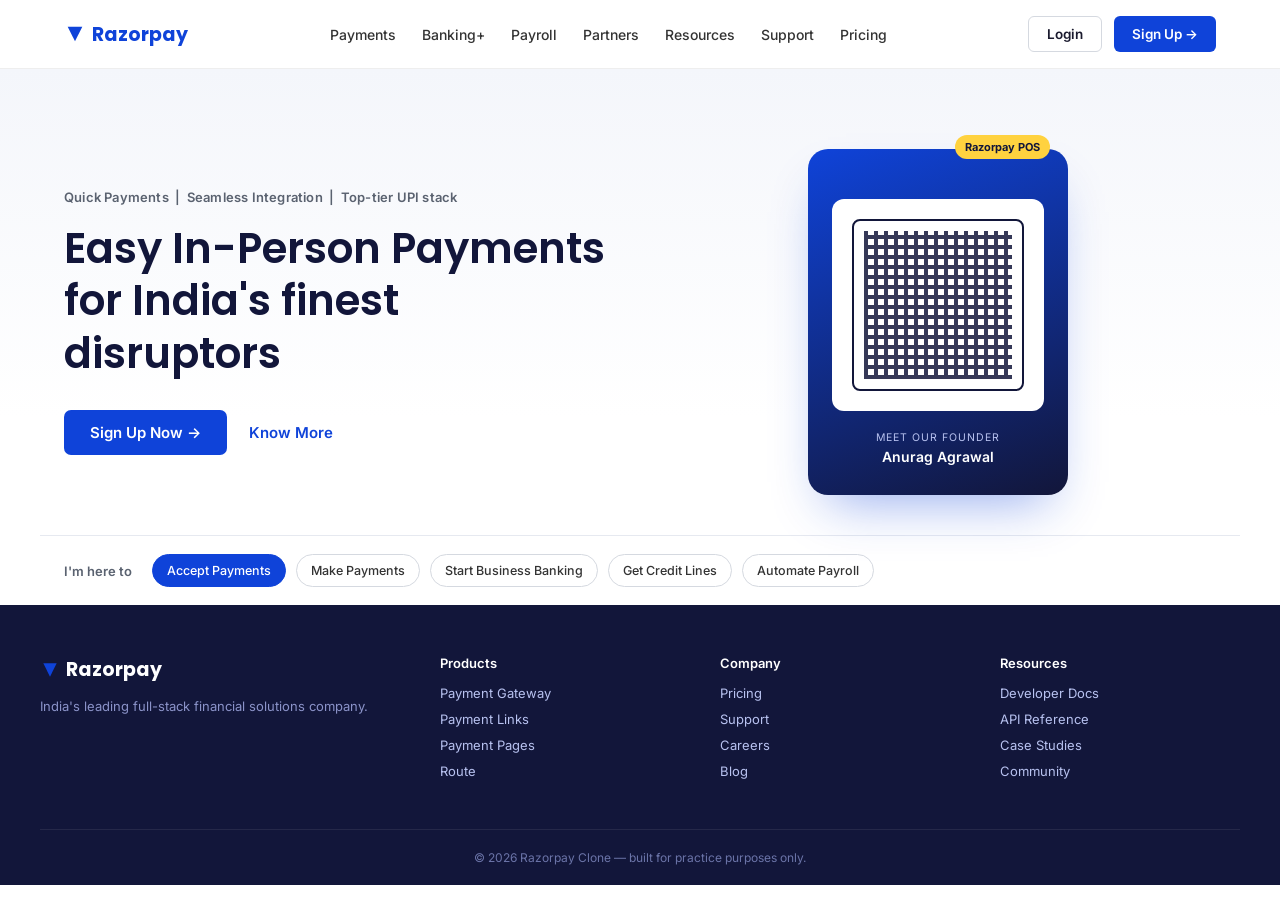
<file: index.html>
<!DOCTYPE html>
<html lang="en">
<head>
  <meta charset="UTF-8">
  <meta name="viewport" content="width=device-width, initial-scale=1.0">
  <title>Razorpay Clone</title>
  <link rel="preconnect" href="https://fonts.googleapis.com">
  <link href="https://fonts.googleapis.com/css2?family=Poppins:wght@400;500;600;700&family=Inter:wght@400;500;600&display=swap" rel="stylesheet">
  <link rel="stylesheet" href="style.css">
</head>
<body>

  <header class="navbar">
    <div class="nav-container">
      <div class="logo">
        <a href="index.html" style="display:flex; align-items:center; gap:6px; color:inherit;">
        <svg width="22" height="22" viewBox="0 0 24 24" fill="none">
          <path d="M4 4L20 4L12 20L4 4Z" fill="#0f43d9"/>
        </svg>
        <span>Razorpay</span>
        </a>
      </div>

      <nav class="nav-links" id="navLinks">
        <a href="payments.html">Payments</a>
        <a href="#">Banking+</a>
        <a href="#">Payroll</a>
        <a href="#">Partners</a>
        <a href="#">Resources</a>
        <a href="support.html">Support</a>
        <a href="pricing.html">Pricing</a>
      </nav>

      <div class="nav-actions">
        <a href="login.html"><button class="btn-outline">Login</button></a>
        <a href="signup.html"><button class="btn-solid">Sign Up →</button></a>
      </div>

      <button class="menu-toggle" id="menuToggle">☰</button>
    </div>
  </header>

  <section class="hero">
    <div class="hero-container">
      <div class="hero-text">
        <p class="eyebrow">Quick Payments &nbsp;|&nbsp; Seamless Integration &nbsp;|&nbsp; Top-tier UPI stack</p>
        <h1>Easy In-Person Payments<br>for India's finest disruptors</h1>
        <div class="hero-buttons">
          <button class="btn-solid large">Sign Up Now →</button>
          <button class="btn-text">Know More</button>
        </div>
      </div>

      <div class="hero-visual">
        <div class="pos-card">
          <span class="pos-badge">Razorpay POS</span>
          <div class="pos-device">
            <div class="qr-box">
              <div class="qr-grid"></div>
            </div>
          </div>
          <p class="pos-caption">MEET OUR FOUNDER</p>
          <p class="pos-name">Anurag Agrawal</p>
        </div>
      </div>
    </div>

    <div class="hero-footer">
      <span class="im-here">I'm here to</span>
      <div class="hero-tags">
        <button class="tag active">Accept Payments</button>
        <button class="tag">Make Payments</button>
        <button class="tag">Start Business Banking</button>
        <button class="tag">Get Credit Lines</button>
        <button class="tag">Automate Payroll</button>
      </div>
    </div>
  </section>

  <footer class="site-footer">
    <div class="footer-container">
      <div class="footer-col brand-col">
        <div class="logo">
          <svg width="20" height="20" viewBox="0 0 24 24" fill="none">
            <path d="M4 4L20 4L12 20L4 4Z" fill="#0f43d9"/>
          </svg>
          <span>Razorpay</span>
        </div>
        <p>India's leading full-stack financial solutions company.</p>
      </div>

      <div class="footer-col">
        <h4>Products</h4>
        <a href="payments.html">Payment Gateway</a>
        <a href="#">Payment Links</a>
        <a href="#">Payment Pages</a>
        <a href="#">Route</a>
      </div>

      <div class="footer-col">
        <h4>Company</h4>
        <a href="pricing.html">Pricing</a>
        <a href="support.html">Support</a>
        <a href="#">Careers</a>
        <a href="#">Blog</a>
      </div>

      <div class="footer-col">
        <h4>Resources</h4>
        <a href="#">Developer Docs</a>
        <a href="#">API Reference</a>
        <a href="#">Case Studies</a>
        <a href="#">Community</a>
      </div>
    </div>

    <div class="footer-bottom">
      <p>&copy; 2026 Razorpay Clone — built for practice purposes only.</p>
    </div>
  </footer>

  <script src="script.js"></script>
</body>
</html>
</file>
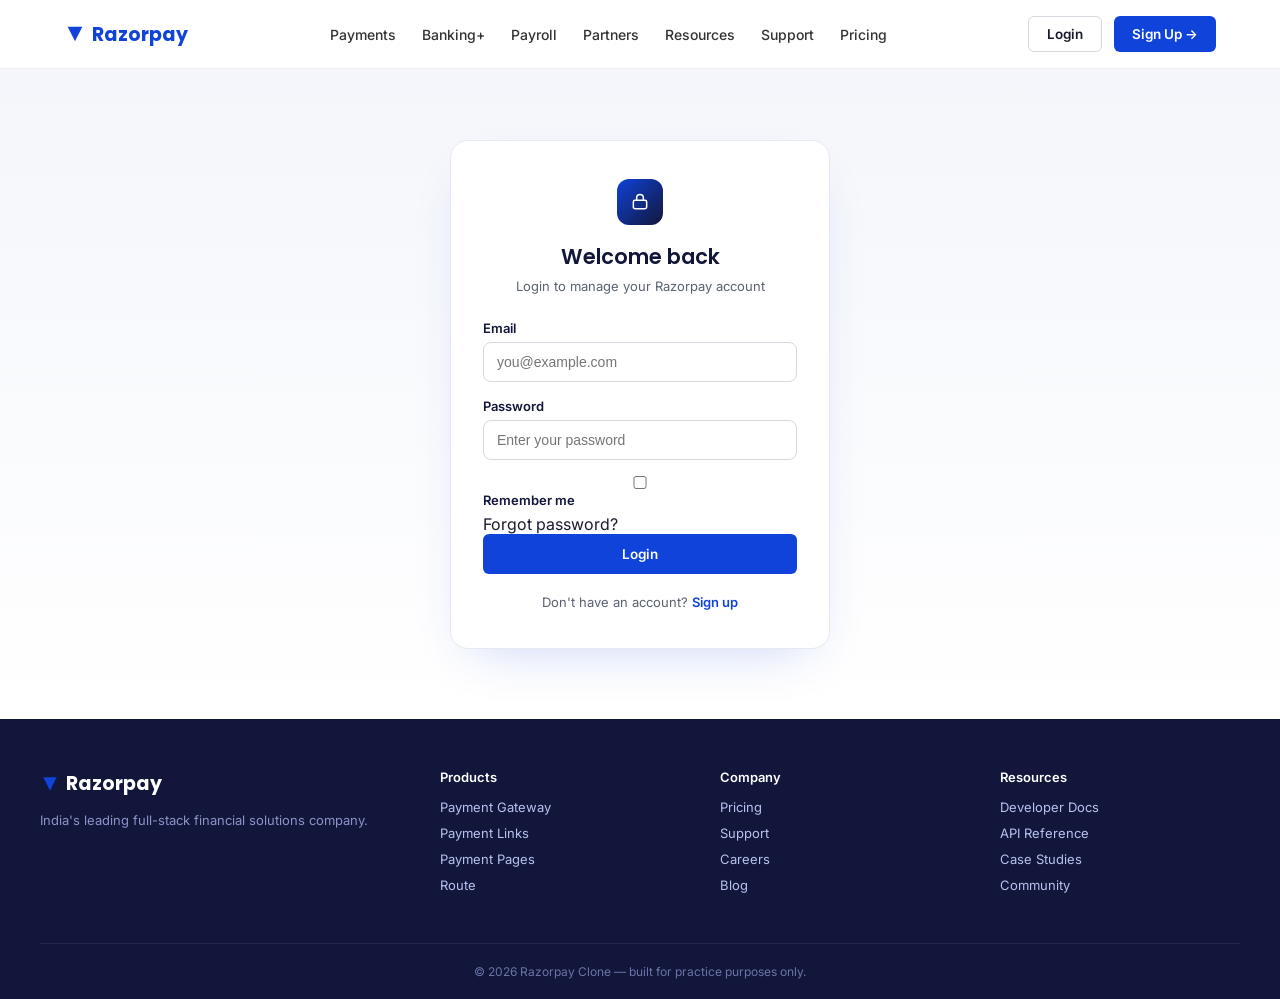
<file: login.html>
<!DOCTYPE html>
<html lang="en">
<head>
  <meta charset="UTF-8">
  <meta name="viewport" content="width=device-width, initial-scale=1.0">
  <title>Login — Razorpay Clone</title>
  <link rel="preconnect" href="https://fonts.googleapis.com">
  <link href="https://fonts.googleapis.com/css2?family=Poppins:wght@400;500;600;700&family=Inter:wght@400;500;600&display=swap" rel="stylesheet">
  <link rel="stylesheet" href="style.css">
</head>
<body>

  <header class="navbar">
    <div class="nav-container">
      <div class="logo">
        <a href="index.html" style="display:flex; align-items:center; gap:6px; color:inherit;">
        <svg width="22" height="22" viewBox="0 0 24 24" fill="none">
          <path d="M4 4L20 4L12 20L4 4Z" fill="#0f43d9"/>
        </svg>
        <span>Razorpay</span>
        </a>
      </div>

      <nav class="nav-links" id="navLinks">
        <a href="payments.html">Payments</a>
        <a href="#">Banking+</a>
        <a href="#">Payroll</a>
        <a href="#">Partners</a>
        <a href="#">Resources</a>
        <a href="support.html">Support</a>
        <a href="pricing.html">Pricing</a>
      </nav>

      <div class="nav-actions">
        <a href="login.html"><button class="btn-outline">Login</button></a>
        <a href="signup.html"><button class="btn-solid">Sign Up →</button></a>
      </div>

      <button class="menu-toggle" id="menuToggle">☰</button>
    </div>
  </header>

  <section class="auth-wrapper">
    <div class="auth-box">
      <div class="icon-mark-light">
        <svg width="20" height="20" viewBox="0 0 24 24" fill="none">
          <rect x="4" y="10" width="16" height="10" rx="2" stroke="#fff" stroke-width="1.8"/>
          <path d="M8 10V7a4 4 0 0 1 8 0v3" stroke="#fff" stroke-width="1.8" stroke-linecap="round"/>
        </svg>
      </div>

      <h2>Welcome back</h2>
      <p class="auth-sub">Login to manage your Razorpay account</p>

      <form id="loginPageForm">
        <div class="input-row">
          <label for="lEmail">Email</label>
          <input type="text" id="lEmail" placeholder="you@example.com">
          <span class="error" id="lEmailErr"></span>
        </div>

        <div class="input-row">
          <label for="lPassword">Password</label>
          <input type="password" id="lPassword" placeholder="Enter your password">
          <span class="error" id="lPasswordErr"></span>
        </div>

        <div class="options">
          <label><input type="checkbox"> Remember me</label>
          <a href="#">Forgot password?</a>
        </div>

        <button type="submit" class="btn-solid" style="width:100%; padding:12px;">Login</button>
      </form>

      <p class="auth-switch">Don't have an account? <a href="signup.html">Sign up</a></p>
    </div>
  </section>

  <footer class="site-footer">
    <div class="footer-container">
      <div class="footer-col brand-col">
        <div class="logo">
          <svg width="20" height="20" viewBox="0 0 24 24" fill="none">
            <path d="M4 4L20 4L12 20L4 4Z" fill="#0f43d9"/>
          </svg>
          <span>Razorpay</span>
        </div>
        <p>India's leading full-stack financial solutions company.</p>
      </div>

      <div class="footer-col">
        <h4>Products</h4>
        <a href="payments.html">Payment Gateway</a>
        <a href="#">Payment Links</a>
        <a href="#">Payment Pages</a>
        <a href="#">Route</a>
      </div>

      <div class="footer-col">
        <h4>Company</h4>
        <a href="pricing.html">Pricing</a>
        <a href="support.html">Support</a>
        <a href="#">Careers</a>
        <a href="#">Blog</a>
      </div>

      <div class="footer-col">
        <h4>Resources</h4>
        <a href="#">Developer Docs</a>
        <a href="#">API Reference</a>
        <a href="#">Case Studies</a>
        <a href="#">Community</a>
      </div>
    </div>

    <div class="footer-bottom">
      <p>&copy; 2026 Razorpay Clone — built for practice purposes only.</p>
    </div>
  </footer>

  <script src="script.js"></script>
</body>
</html>
</file>
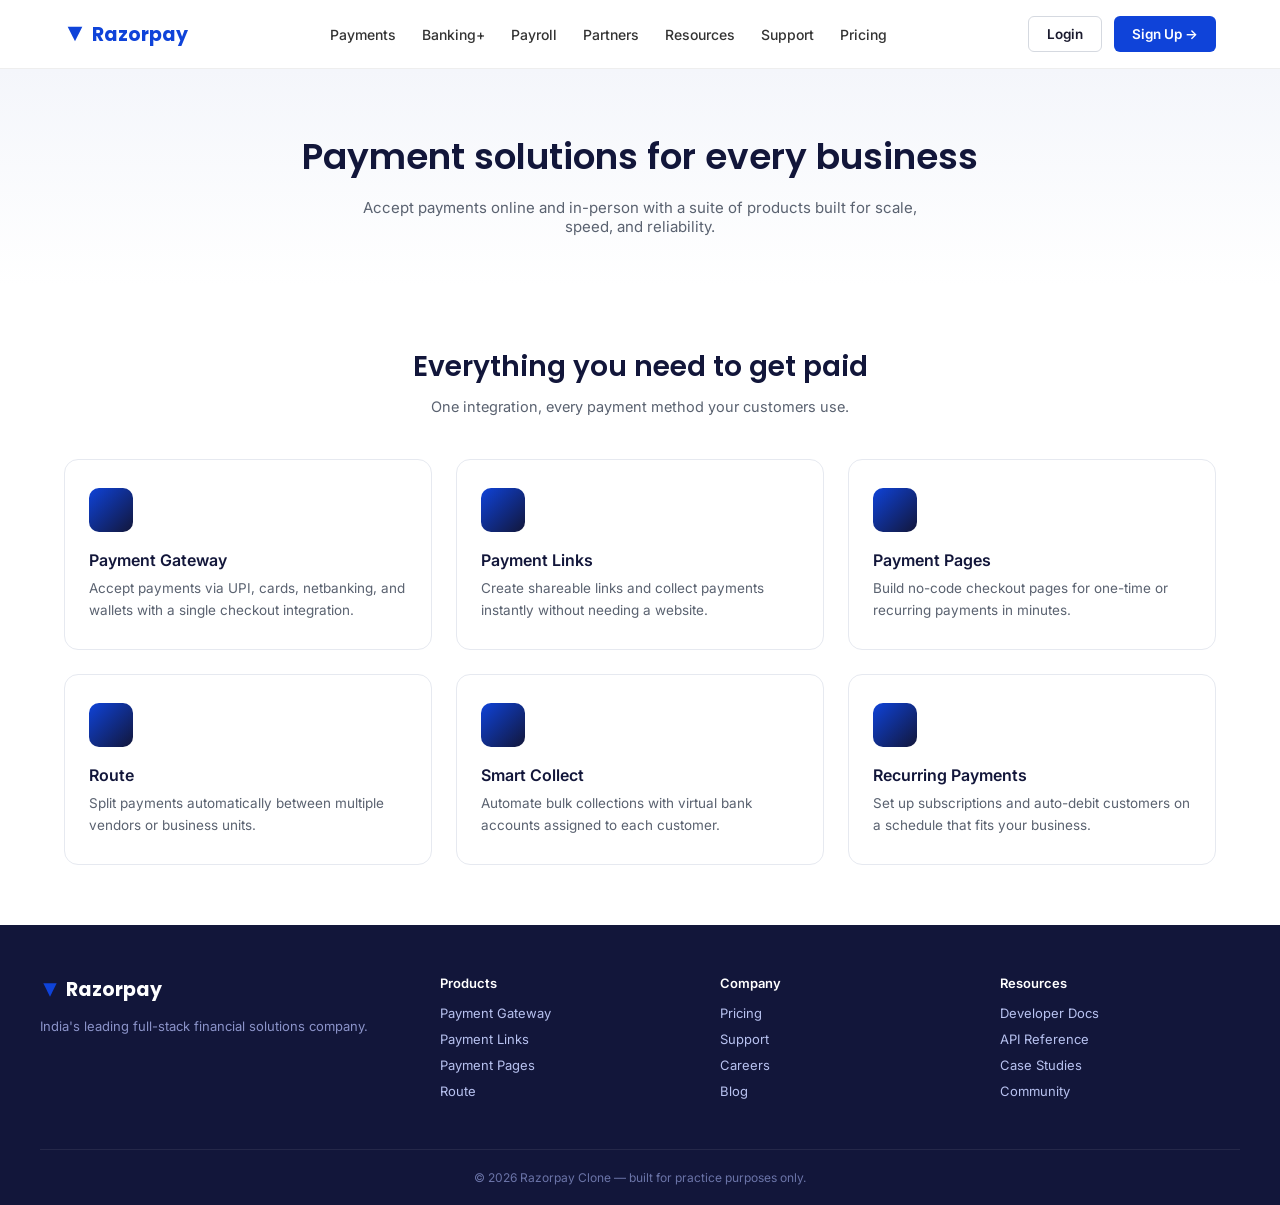
<file: payments.html>
<!DOCTYPE html>
<html lang="en">
<head>
  <meta charset="UTF-8">
  <meta name="viewport" content="width=device-width, initial-scale=1.0">
  <title>Payments — Razorpay Clone</title>
  <link rel="preconnect" href="https://fonts.googleapis.com">
  <link href="https://fonts.googleapis.com/css2?family=Poppins:wght@400;500;600;700&family=Inter:wght@400;500;600&display=swap" rel="stylesheet">
  <link rel="stylesheet" href="style.css">
</head>
<body>

  <header class="navbar">
    <div class="nav-container">
      <div class="logo">
        <a href="index.html" style="display:flex; align-items:center; gap:6px; color:inherit;">
        <svg width="22" height="22" viewBox="0 0 24 24" fill="none">
          <path d="M4 4L20 4L12 20L4 4Z" fill="#0f43d9"/>
        </svg>
        <span>Razorpay</span>
        </a>
      </div>

      <nav class="nav-links" id="navLinks">
        <a href="payments.html">Payments</a>
        <a href="#">Banking+</a>
        <a href="#">Payroll</a>
        <a href="#">Partners</a>
        <a href="#">Resources</a>
        <a href="support.html">Support</a>
        <a href="pricing.html">Pricing</a>
      </nav>

      <div class="nav-actions">
        <a href="login.html"><button class="btn-outline">Login</button></a>
        <a href="signup.html"><button class="btn-solid">Sign Up →</button></a>
      </div>

      <button class="menu-toggle" id="menuToggle">☰</button>
    </div>
  </header>

  <div class="page-header">
    <h1>Payment solutions for every business</h1>
    <p>Accept payments online and in-person with a suite of products built for scale, speed, and reliability.</p>
  </div>

  <section class="section">
    <div class="section-heading">
      <h2>Everything you need to get paid</h2>
      <p>One integration, every payment method your customers use.</p>
    </div>

    <div class="card-grid" id="cardGrid">
      <div class="feature-card">
        <div class="feature-icon"></div>
        <h3>Payment Gateway</h3>
        <p>Accept payments via UPI, cards, netbanking, and wallets with a single checkout integration.</p>
      </div>

      <div class="feature-card">
        <div class="feature-icon"></div>
        <h3>Payment Links</h3>
        <p>Create shareable links and collect payments instantly without needing a website.</p>
      </div>

      <div class="feature-card">
        <div class="feature-icon"></div>
        <h3>Payment Pages</h3>
        <p>Build no-code checkout pages for one-time or recurring payments in minutes.</p>
      </div>

      <div class="feature-card">
        <div class="feature-icon"></div>
        <h3>Route</h3>
        <p>Split payments automatically between multiple vendors or business units.</p>
      </div>

      <div class="feature-card">
        <div class="feature-icon"></div>
        <h3>Smart Collect</h3>
        <p>Automate bulk collections with virtual bank accounts assigned to each customer.</p>
      </div>

      <div class="feature-card">
        <div class="feature-icon"></div>
        <h3>Recurring Payments</h3>
        <p>Set up subscriptions and auto-debit customers on a schedule that fits your business.</p>
      </div>
    </div>
  </section>

  <footer class="site-footer">
    <div class="footer-container">
      <div class="footer-col brand-col">
        <div class="logo">
          <svg width="20" height="20" viewBox="0 0 24 24" fill="none">
            <path d="M4 4L20 4L12 20L4 4Z" fill="#0f43d9"/>
          </svg>
          <span>Razorpay</span>
        </div>
        <p>India's leading full-stack financial solutions company.</p>
      </div>

      <div class="footer-col">
        <h4>Products</h4>
        <a href="payments.html">Payment Gateway</a>
        <a href="#">Payment Links</a>
        <a href="#">Payment Pages</a>
        <a href="#">Route</a>
      </div>

      <div class="footer-col">
        <h4>Company</h4>
        <a href="pricing.html">Pricing</a>
        <a href="support.html">Support</a>
        <a href="#">Careers</a>
        <a href="#">Blog</a>
      </div>

      <div class="footer-col">
        <h4>Resources</h4>
        <a href="#">Developer Docs</a>
        <a href="#">API Reference</a>
        <a href="#">Case Studies</a>
        <a href="#">Community</a>
      </div>
    </div>

    <div class="footer-bottom">
      <p>&copy; 2026 Razorpay Clone — built for practice purposes only.</p>
    </div>
  </footer>

  <script src="script.js"></script>
</body>
</html>
</file>
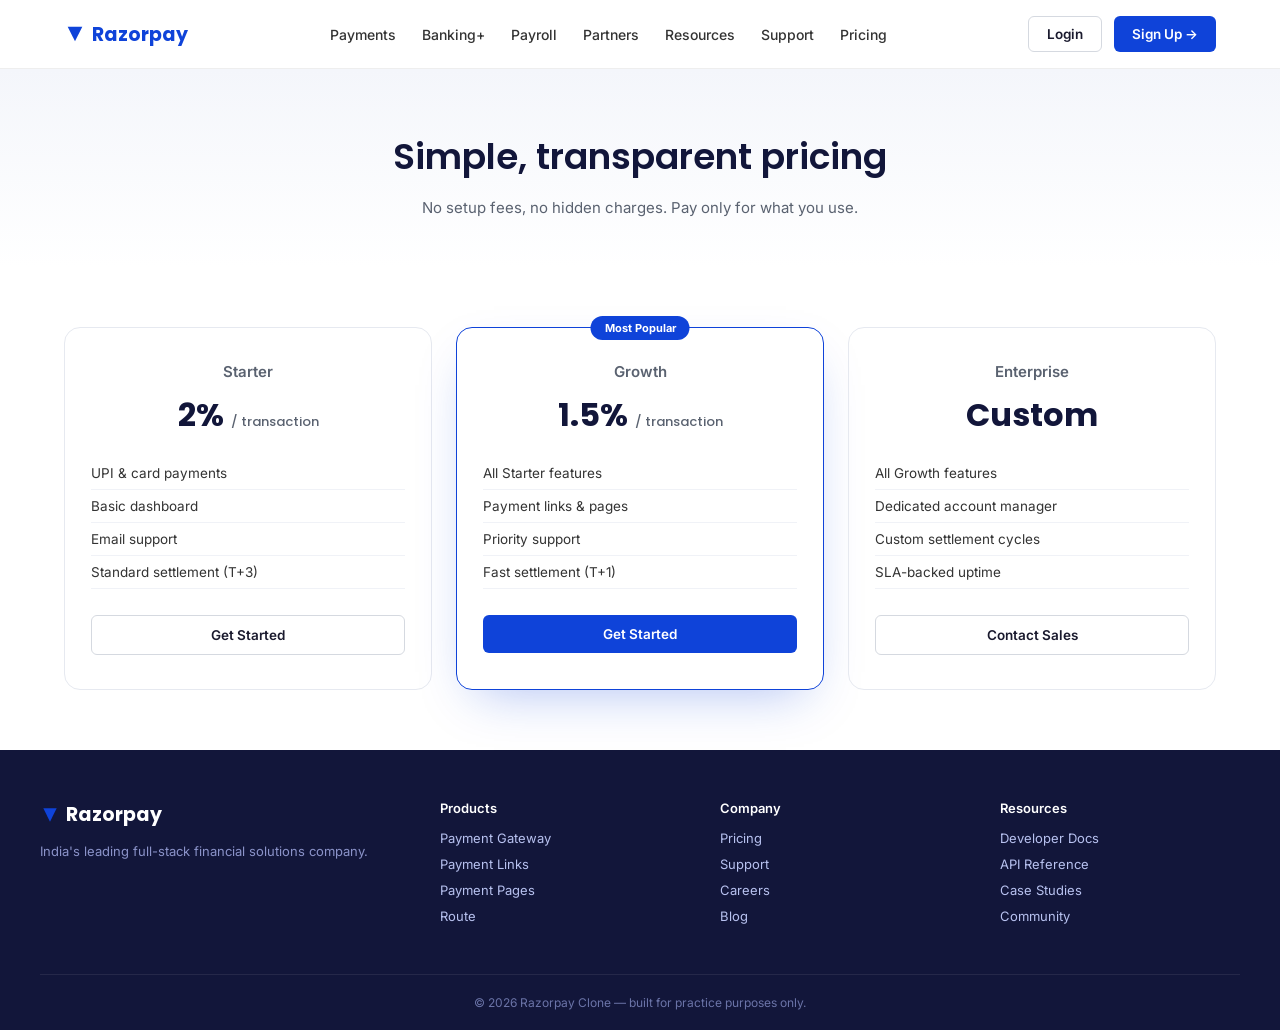
<file: pricing.html>
<!DOCTYPE html>
<html lang="en">
<head>
  <meta charset="UTF-8">
  <meta name="viewport" content="width=device-width, initial-scale=1.0">
  <title>Pricing — Razorpay Clone</title>
  <link rel="preconnect" href="https://fonts.googleapis.com">
  <link href="https://fonts.googleapis.com/css2?family=Poppins:wght@400;500;600;700&family=Inter:wght@400;500;600&display=swap" rel="stylesheet">
  <link rel="stylesheet" href="style.css">
</head>
<body>

  <header class="navbar">
    <div class="nav-container">
      <div class="logo">
        <a href="index.html" style="display:flex; align-items:center; gap:6px; color:inherit;">
        <svg width="22" height="22" viewBox="0 0 24 24" fill="none">
          <path d="M4 4L20 4L12 20L4 4Z" fill="#0f43d9"/>
        </svg>
        <span>Razorpay</span>
        </a>
      </div>

      <nav class="nav-links" id="navLinks">
        <a href="payments.html">Payments</a>
        <a href="#">Banking+</a>
        <a href="#">Payroll</a>
        <a href="#">Partners</a>
        <a href="#">Resources</a>
        <a href="support.html">Support</a>
        <a href="pricing.html">Pricing</a>
      </nav>

      <div class="nav-actions">
        <a href="login.html"><button class="btn-outline">Login</button></a>
        <a href="signup.html"><button class="btn-solid">Sign Up →</button></a>
      </div>

      <button class="menu-toggle" id="menuToggle">☰</button>
    </div>
  </header>

  <div class="page-header">
    <h1>Simple, transparent pricing</h1>
    <p>No setup fees, no hidden charges. Pay only for what you use.</p>
  </div>

  <section class="section">
    <div class="pricing-grid">
      <div class="price-card">
        <h3>Starter</h3>
        <div class="price-amount">2% <span>/ transaction</span></div>
        <ul>
          <li>UPI &amp; card payments</li>
          <li>Basic dashboard</li>
          <li>Email support</li>
          <li>Standard settlement (T+3)</li>
        </ul>
        <button class="btn-outline" style="width:100%; padding:11px;">Get Started</button>
      </div>

      <div class="price-card highlight">
        <span class="price-badge">Most Popular</span>
        <h3>Growth</h3>
        <div class="price-amount">1.5% <span>/ transaction</span></div>
        <ul>
          <li>All Starter features</li>
          <li>Payment links &amp; pages</li>
          <li>Priority support</li>
          <li>Fast settlement (T+1)</li>
        </ul>
        <button class="btn-solid" style="width:100%; padding:11px;">Get Started</button>
      </div>

      <div class="price-card">
        <h3>Enterprise</h3>
        <div class="price-amount">Custom</div>
        <ul>
          <li>All Growth features</li>
          <li>Dedicated account manager</li>
          <li>Custom settlement cycles</li>
          <li>SLA-backed uptime</li>
        </ul>
        <button class="btn-outline" style="width:100%; padding:11px;">Contact Sales</button>
      </div>
    </div>
  </section>

  <footer class="site-footer">
    <div class="footer-container">
      <div class="footer-col brand-col">
        <div class="logo">
          <svg width="20" height="20" viewBox="0 0 24 24" fill="none">
            <path d="M4 4L20 4L12 20L4 4Z" fill="#0f43d9"/>
          </svg>
          <span>Razorpay</span>
        </div>
        <p>India's leading full-stack financial solutions company.</p>
      </div>

      <div class="footer-col">
        <h4>Products</h4>
        <a href="payments.html">Payment Gateway</a>
        <a href="#">Payment Links</a>
        <a href="#">Payment Pages</a>
        <a href="#">Route</a>
      </div>

      <div class="footer-col">
        <h4>Company</h4>
        <a href="pricing.html">Pricing</a>
        <a href="support.html">Support</a>
        <a href="#">Careers</a>
        <a href="#">Blog</a>
      </div>

      <div class="footer-col">
        <h4>Resources</h4>
        <a href="#">Developer Docs</a>
        <a href="#">API Reference</a>
        <a href="#">Case Studies</a>
        <a href="#">Community</a>
      </div>
    </div>

    <div class="footer-bottom">
      <p>&copy; 2026 Razorpay Clone — built for practice purposes only.</p>
    </div>
  </footer>

  <script src="script.js"></script>
</body>
</html>
</file>
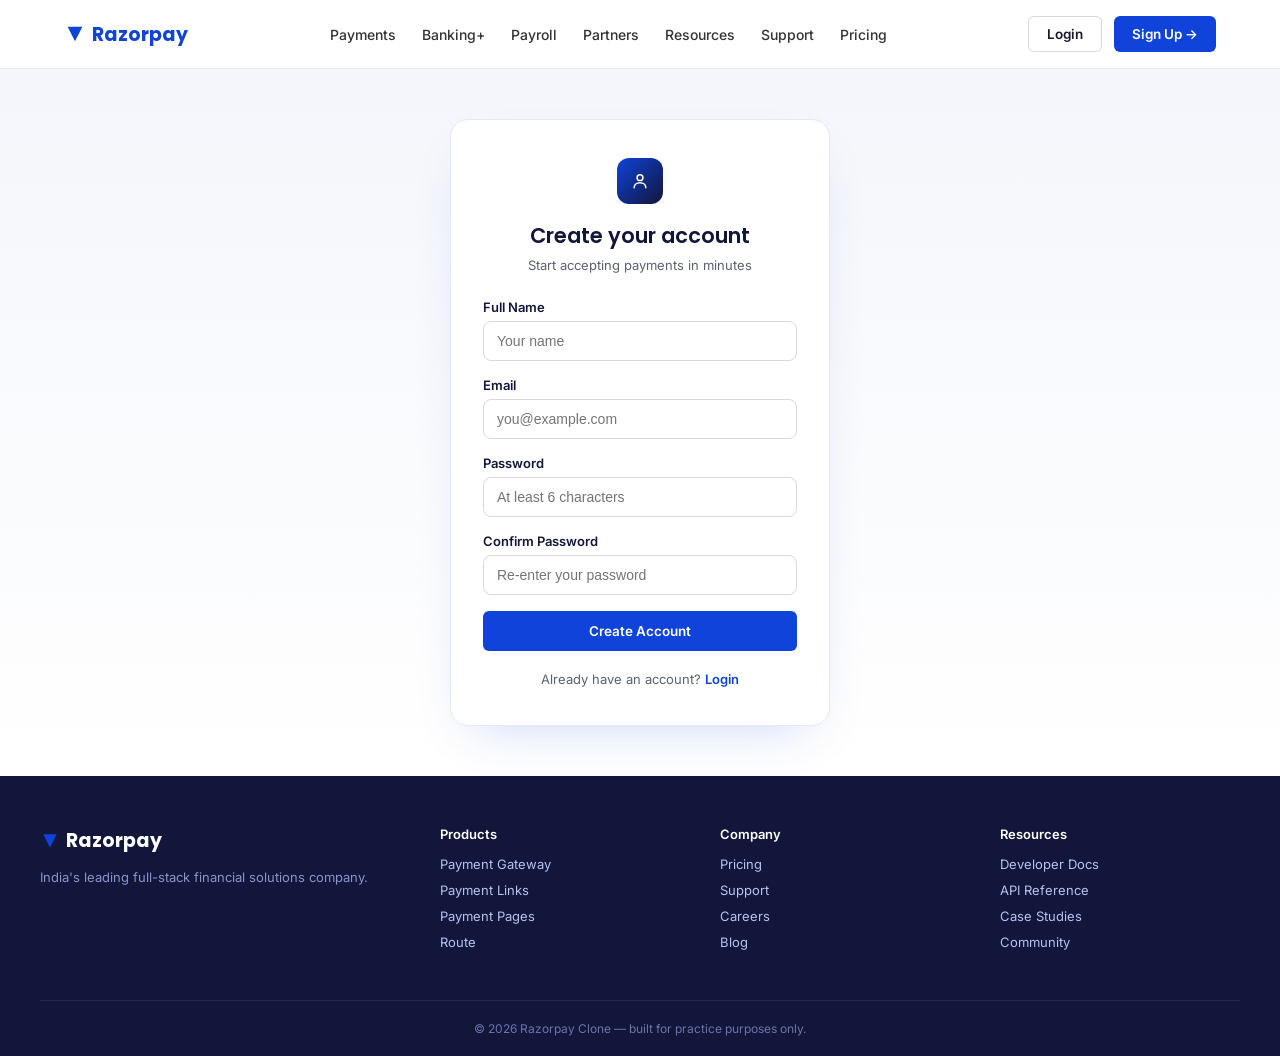
<file: signup.html>
<!DOCTYPE html>
<html lang="en">
<head>
  <meta charset="UTF-8">
  <meta name="viewport" content="width=device-width, initial-scale=1.0">
  <title>Sign Up — Razorpay Clone</title>
  <link rel="preconnect" href="https://fonts.googleapis.com">
  <link href="https://fonts.googleapis.com/css2?family=Poppins:wght@400;500;600;700&family=Inter:wght@400;500;600&display=swap" rel="stylesheet">
  <link rel="stylesheet" href="style.css">
</head>
<body>

  <header class="navbar">
    <div class="nav-container">
      <div class="logo">
        <a href="index.html" style="display:flex; align-items:center; gap:6px; color:inherit;">
        <svg width="22" height="22" viewBox="0 0 24 24" fill="none">
          <path d="M4 4L20 4L12 20L4 4Z" fill="#0f43d9"/>
        </svg>
        <span>Razorpay</span>
        </a>
      </div>

      <nav class="nav-links" id="navLinks">
        <a href="payments.html">Payments</a>
        <a href="#">Banking+</a>
        <a href="#">Payroll</a>
        <a href="#">Partners</a>
        <a href="#">Resources</a>
        <a href="support.html">Support</a>
        <a href="pricing.html">Pricing</a>
      </nav>

      <div class="nav-actions">
        <a href="login.html"><button class="btn-outline">Login</button></a>
        <a href="signup.html"><button class="btn-solid">Sign Up →</button></a>
      </div>

      <button class="menu-toggle" id="menuToggle">☰</button>
    </div>
  </header>

  <section class="auth-wrapper">
    <div class="auth-box">
      <div class="icon-mark-light">
        <svg width="20" height="20" viewBox="0 0 24 24" fill="none">
          <circle cx="12" cy="8" r="3.5" stroke="#fff" stroke-width="1.8"/>
          <path d="M5 20c0-3.5 3-6 7-6s7 2.5 7 6" stroke="#fff" stroke-width="1.8" stroke-linecap="round"/>
        </svg>
      </div>

      <h2>Create your account</h2>
      <p class="auth-sub">Start accepting payments in minutes</p>

      <form id="signupForm">
        <div class="input-row">
          <label for="sName">Full Name</label>
          <input type="text" id="sName" placeholder="Your name">
          <span class="error" id="sNameErr"></span>
        </div>

        <div class="input-row">
          <label for="sEmail">Email</label>
          <input type="text" id="sEmail" placeholder="you@example.com">
          <span class="error" id="sEmailErr"></span>
        </div>

        <div class="input-row">
          <label for="sPassword">Password</label>
          <input type="password" id="sPassword" placeholder="At least 6 characters">
          <span class="error" id="sPasswordErr"></span>
        </div>

        <div class="input-row">
          <label for="sConfirm">Confirm Password</label>
          <input type="password" id="sConfirm" placeholder="Re-enter your password">
          <span class="error" id="sConfirmErr"></span>
        </div>

        <button type="submit" class="btn-solid" style="width:100%; padding:12px;">Create Account</button>
      </form>

      <p class="auth-switch">Already have an account? <a href="login.html">Login</a></p>
    </div>
  </section>

  <footer class="site-footer">
    <div class="footer-container">
      <div class="footer-col brand-col">
        <div class="logo">
          <svg width="20" height="20" viewBox="0 0 24 24" fill="none">
            <path d="M4 4L20 4L12 20L4 4Z" fill="#0f43d9"/>
          </svg>
          <span>Razorpay</span>
        </div>
        <p>India's leading full-stack financial solutions company.</p>
      </div>

      <div class="footer-col">
        <h4>Products</h4>
        <a href="payments.html">Payment Gateway</a>
        <a href="#">Payment Links</a>
        <a href="#">Payment Pages</a>
        <a href="#">Route</a>
      </div>

      <div class="footer-col">
        <h4>Company</h4>
        <a href="pricing.html">Pricing</a>
        <a href="support.html">Support</a>
        <a href="#">Careers</a>
        <a href="#">Blog</a>
      </div>

      <div class="footer-col">
        <h4>Resources</h4>
        <a href="#">Developer Docs</a>
        <a href="#">API Reference</a>
        <a href="#">Case Studies</a>
        <a href="#">Community</a>
      </div>
    </div>

    <div class="footer-bottom">
      <p>&copy; 2026 Razorpay Clone — built for practice purposes only.</p>
    </div>
  </footer>

  <script src="script.js"></script>
</body>
</html>
</file>
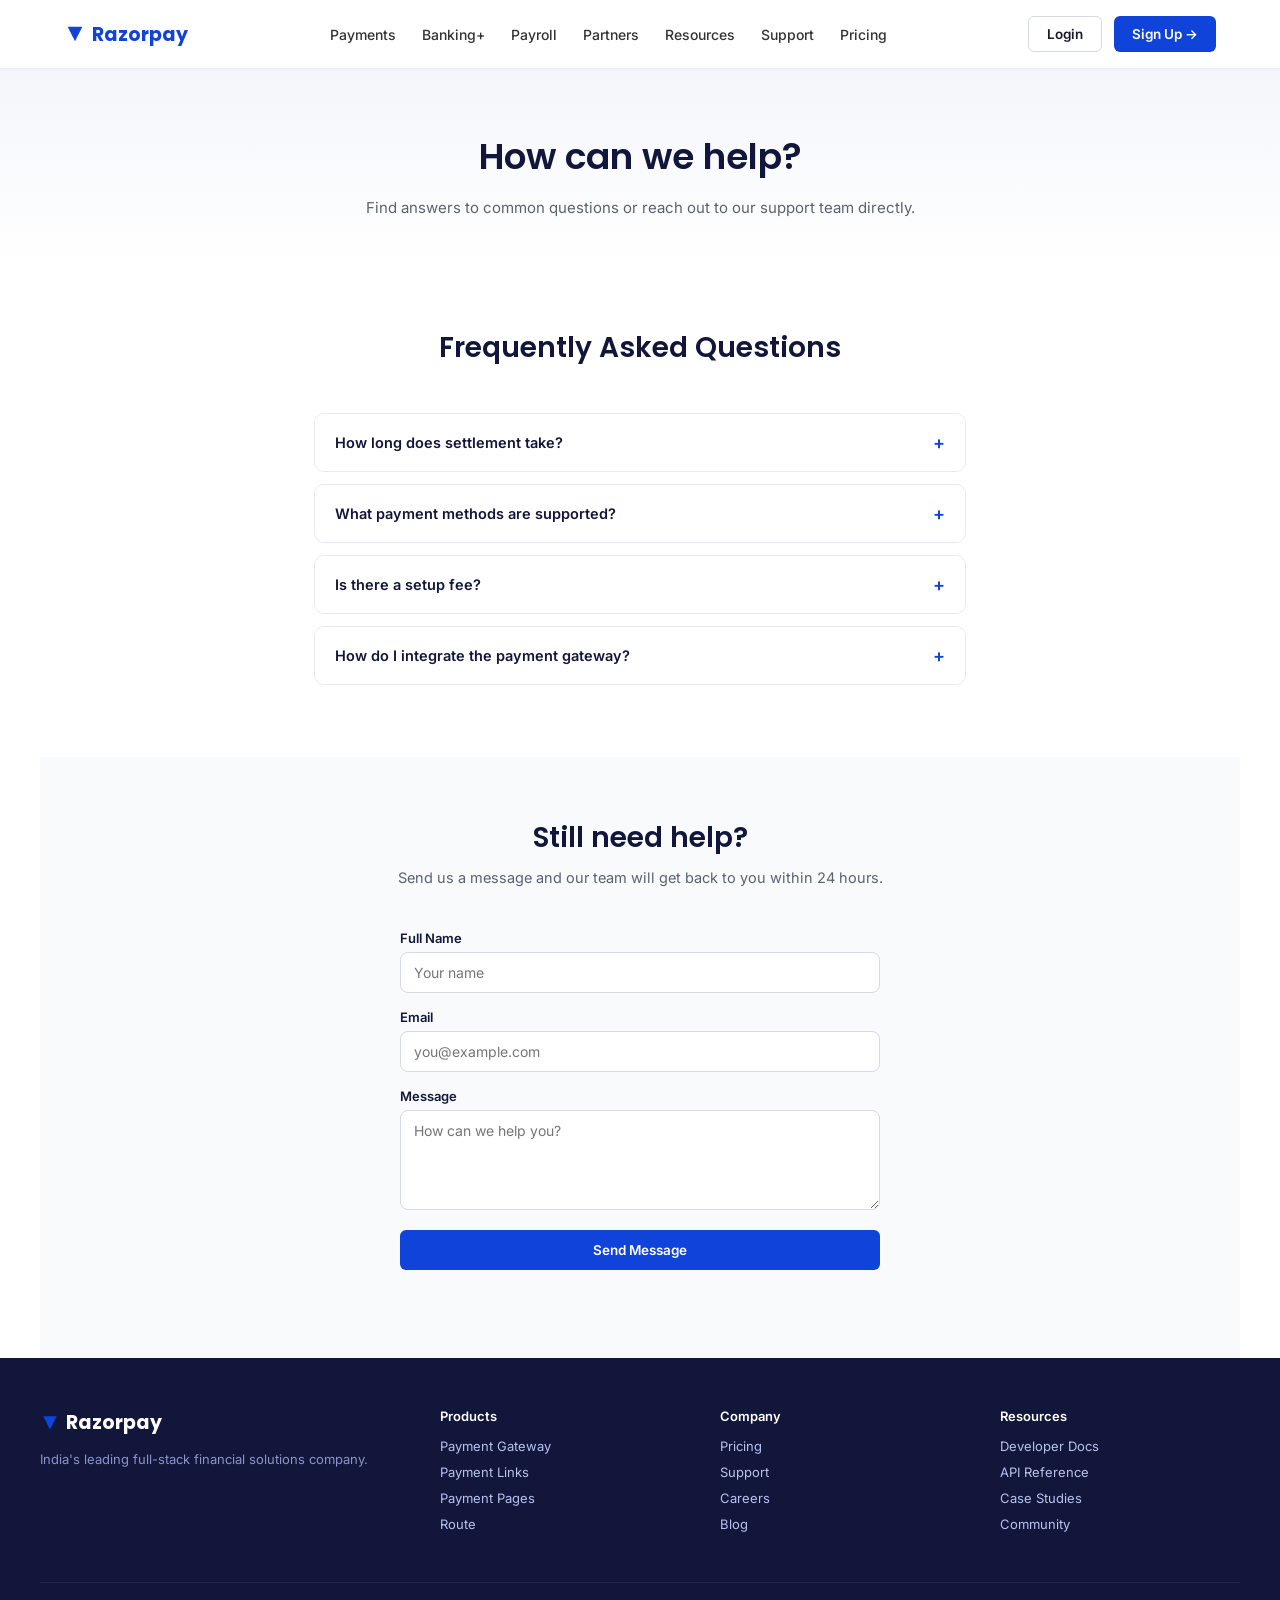
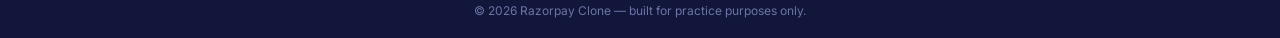
<file: support.html>
<!DOCTYPE html>
<html lang="en">
<head>
  <meta charset="UTF-8">
  <meta name="viewport" content="width=device-width, initial-scale=1.0">
  <title>Support — Razorpay Clone</title>
  <link rel="preconnect" href="https://fonts.googleapis.com">
  <link href="https://fonts.googleapis.com/css2?family=Poppins:wght@400;500;600;700&family=Inter:wght@400;500;600&display=swap" rel="stylesheet">
  <link rel="stylesheet" href="style.css">
</head>
<body>

  <!-- ===== NAVBAR ===== -->
  <header class="navbar">
    <div class="nav-container">
      <div class="logo">
        <a href="index.html" style="display:flex; align-items:center; gap:6px; color:inherit;">
        <svg width="22" height="22" viewBox="0 0 24 24" fill="none">
          <path d="M4 4L20 4L12 20L4 4Z" fill="#0f43d9"/>
        </svg>
        <span>Razorpay</span>
        </a>
      </div>

      <nav class="nav-links" id="navLinks">
        <a href="payments.html">Payments</a>
        <a href="#">Banking+</a>
        <a href="#">Payroll</a>
        <a href="#">Partners</a>
        <a href="#">Resources</a>
        <a href="support.html">Support</a>
        <a href="pricing.html">Pricing</a>
      </nav>

      <div class="nav-actions">
        <a href="login.html"><button class="btn-outline">Login</button></a>
        <a href="signup.html"><button class="btn-solid">Sign Up →</button></a>
      </div>

      <button class="menu-toggle" id="menuToggle">☰</button>
    </div>
  </header>

  <!-- ===== PAGE HEADER ===== -->
  <div class="page-header">
    <h1>How can we help?</h1>
    <p>Find answers to common questions or reach out to our support team directly.</p>
  </div>

  <!-- ===== FAQ SECTION ===== -->
  <section class="section" style="max-width: 700px;">
    <div class="section-heading">
      <h2>Frequently Asked Questions</h2>
    </div>

    <div id="faqList">
      <div class="faq-item">
        <button class="faq-question">
          How long does settlement take?
          <span class="plus">+</span>
        </button>
        <div class="faq-answer">
          <p>Standard settlements are processed within 1-3 business days depending on your plan, directly to your linked bank account.</p>
        </div>
      </div>

      <div class="faq-item">
        <button class="faq-question">
          What payment methods are supported?
          <span class="plus">+</span>
        </button>
        <div class="faq-answer">
          <p>UPI, credit/debit cards, netbanking, wallets, and EMI options are all supported out of the box.</p>
        </div>
      </div>

      <div class="faq-item">
        <button class="faq-question">
          Is there a setup fee?
          <span class="plus">+</span>
        </button>
        <div class="faq-answer">
          <p>No, account setup is completely free. You only pay a small percentage per successful transaction.</p>
        </div>
      </div>

      <div class="faq-item">
        <button class="faq-question">
          How do I integrate the payment gateway?
          <span class="plus">+</span>
        </button>
        <div class="faq-answer">
          <p>You can integrate using our SDKs for web and mobile, or use no-code Payment Links and Pages if you don't have a developer team.</p>
        </div>
      </div>
    </div>
  </section>

  <!-- ===== CONTACT FORM SECTION ===== -->
  <section class="section" style="background:#f9fafc;">
    <div class="section-heading">
      <h2>Still need help?</h2>
      <p>Send us a message and our team will get back to you within 24 hours.</p>
    </div>

    <form class="contact-form" id="contactForm">
      <div class="input-row">
        <label for="cName">Full Name</label>
        <input type="text" id="cName" placeholder="Your name">
      </div>

      <div class="input-row">
        <label for="cEmail">Email</label>
        <input type="text" id="cEmail" placeholder="you@example.com">
      </div>

      <div class="input-row">
        <label for="cMessage">Message</label>
        <textarea id="cMessage" placeholder="How can we help you?"></textarea>
      </div>

      <button type="submit" class="btn-solid" style="width:100%; padding:12px;">Send Message</button>
      <p class="form-msg" id="formMsg"></p>
    </form>
  </section>

  <!-- ===== FOOTER ===== -->
  <footer class="site-footer">
    <div class="footer-container">
      <div class="footer-col brand-col">
        <div class="logo">
          <svg width="20" height="20" viewBox="0 0 24 24" fill="none">
            <path d="M4 4L20 4L12 20L4 4Z" fill="#0f43d9"/>
          </svg>
          <span>Razorpay</span>
        </div>
        <p>India's leading full-stack financial solutions company.</p>
      </div>

      <div class="footer-col">
        <h4>Products</h4>
        <a href="payments.html">Payment Gateway</a>
        <a href="#">Payment Links</a>
        <a href="#">Payment Pages</a>
        <a href="#">Route</a>
      </div>

      <div class="footer-col">
        <h4>Company</h4>
        <a href="pricing.html">Pricing</a>
        <a href="support.html">Support</a>
        <a href="#">Careers</a>
        <a href="#">Blog</a>
      </div>

      <div class="footer-col">
        <h4>Resources</h4>
        <a href="#">Developer Docs</a>
        <a href="#">API Reference</a>
        <a href="#">Case Studies</a>
        <a href="#">Community</a>
      </div>
    </div>

    <div class="footer-bottom">
      <p>&copy; 2026 Razorpay Clone — built for practice purposes only.</p>
    </div>
  </footer>

  <script src="script.js"></script>
</body>
</html>
</file>
<file: style.css>
* {
  margin: 0;
  padding: 0;
  box-sizing: border-box;
}

body {
  font-family: 'Inter', sans-serif;
  color: #1a1a2e;
}

a {
  text-decoration: none;
  color: inherit;
}

button {
  font-family: inherit;
  cursor: pointer;
}

.navbar {
  border-bottom: 1px solid #eee;
  position: sticky;
  top: 0;
  background: #fff;
  z-index: 100;
}

.nav-container {
  max-width: 1200px;
  margin: 0 auto;
  display: flex;
  align-items: center;
  justify-content: space-between;
  padding: 16px 24px;
}

.logo {
  display: flex;
  align-items: center;
  gap: 6px;
  font-family: 'Poppins', sans-serif;
  font-weight: 700;
  font-size: 19px;
  color: #0f43d9;
}

.nav-links {
  display: flex;
  gap: 26px;
}

.nav-links a {
  font-size: 14px;
  font-weight: 500;
  color: #333;
  transition: color 0.15s ease;
}

.nav-links a:hover {
  color: #0f43d9;
}

.nav-actions {
  display: flex;
  align-items: center;
  gap: 12px;
}

.btn-outline {
  padding: 9px 18px;
  border: 1.5px solid #d5d9e0;
  border-radius: 6px;
  background: transparent;
  font-size: 13.5px;
  font-weight: 600;
  color: #1a1a2e;
  transition: border-color 0.15s ease;
}

.btn-outline:hover {
  border-color: #0f43d9;
}

.btn-solid {
  padding: 10px 18px;
  border: none;
  border-radius: 6px;
  background: #0f43d9;
  color: #fff;
  font-size: 13.5px;
  font-weight: 600;
  transition: background 0.15s ease;
}

.btn-solid:hover {
  background: #0c36b0;
}

.menu-toggle {
  display: none;
  background: none;
  border: none;
  font-size: 22px;
}

.hero {
  background: linear-gradient(180deg, #f4f6fb 0%, #ffffff 65%);
  padding-top: 40px;
}

.hero-container {
  max-width: 1200px;
  margin: 0 auto;
  display: flex;
  align-items: center;
  gap: 40px;
  padding: 40px 24px;
}

.hero-text {
  flex: 1;
}

.eyebrow {
  font-size: 13px;
  font-weight: 600;
  color: #5a6270;
  margin-bottom: 18px;
  letter-spacing: 0.2px;
}

.hero-text h1 {
  font-family: 'Poppins', sans-serif;
  font-size: 42px;
  font-weight: 600;
  line-height: 1.25;
  color: #12163a;
  margin-bottom: 30px;
}

.hero-buttons {
  display: flex;
  align-items: center;
  gap: 22px;
}

.btn-solid.large {
  padding: 13px 26px;
  font-size: 15px;
  border-radius: 7px;
}

.btn-text {
  background: none;
  border: none;
  font-size: 15px;
  font-weight: 600;
  color: #0f43d9;
}

.hero-visual {
  flex: 1;
  display: flex;
  justify-content: center;
}

.pos-card {
  position: relative;
  width: 260px;
  background: linear-gradient(160deg, #0f43d9 0%, #12163a 100%);
  border-radius: 20px;
  padding: 30px 24px;
  text-align: center;
  box-shadow: 0 25px 50px -20px rgba(15, 67, 217, 0.45);
}

.pos-badge {
  position: absolute;
  top: -14px;
  right: 18px;
  background: #ffd23f;
  color: #12163a;
  font-size: 11px;
  font-weight: 700;
  padding: 5px 10px;
  border-radius: 20px;
}

.pos-device {
  background: #fff;
  border-radius: 12px;
  padding: 20px;
  margin: 20px 0;
}

.qr-box {
  width: 100%;
  aspect-ratio: 1;
  border: 2px solid #12163a;
  border-radius: 8px;
  padding: 10px;
}

.qr-grid {
  width: 100%;
  height: 100%;
  background-image:
    repeating-linear-gradient(0deg, #12163a 0 4px, transparent 4px 10px),
    repeating-linear-gradient(90deg, #12163a 0 4px, transparent 4px 10px);
  opacity: 0.85;
}

.pos-caption {
  color: #b8c2f0;
  font-size: 10.5px;
  letter-spacing: 1px;
  margin-bottom: 4px;
}

.pos-name {
  color: #fff;
  font-size: 14px;
  font-weight: 600;
}

.hero-footer {
  border-top: 1px solid #e6e9f0;
  padding: 18px 24px;
  max-width: 1200px;
  margin: 0 auto;
  display: flex;
  align-items: center;
  gap: 20px;
  flex-wrap: wrap;
}

.im-here {
  font-size: 13px;
  font-weight: 600;
  color: #5a6270;
  white-space: nowrap;
}

.hero-tags {
  display: flex;
  gap: 10px;
  flex-wrap: wrap;
}

.tag {
  padding: 8px 14px;
  border-radius: 20px;
  border: 1px solid #d5d9e0;
  background: #fff;
  font-size: 12.5px;
  font-weight: 500;
  color: #333;
  transition: all 0.15s ease;
}

.tag:hover {
  border-color: #0f43d9;
  color: #0f43d9;
}

.tag.active {
  background: #0f43d9;
  border-color: #0f43d9;
  color: #fff;
}

.site-footer {
  background: #12163a;
  color: #b8c2f0;
  padding: 50px 24px 0;
}

.footer-container {
  max-width: 1200px;
  margin: 0 auto;
  display: flex;
  flex-wrap: wrap;
  gap: 40px;
  padding-bottom: 40px;
  border-bottom: 1px solid rgba(255, 255, 255, 0.08);
}

.footer-col {
  flex: 1;
  min-width: 160px;
}

.footer-col.brand-col {
  flex: 1.5;
  min-width: 220px;
}

.footer-col .logo {
  color: #fff;
  margin-bottom: 12px;
}

.footer-col.brand-col p {
  font-size: 13px;
  line-height: 1.6;
  color: #8b93c9;
}

.footer-col h4 {
  font-size: 13px;
  color: #fff;
  margin-bottom: 14px;
  font-weight: 600;
}

.footer-col a {
  display: block;
  font-size: 13px;
  color: #b8c2f0;
  margin-bottom: 10px;
  transition: color 0.15s ease;
}

.footer-col a:hover {
  color: #fff;
}

.footer-bottom {
  max-width: 1200px;
  margin: 0 auto;
  padding: 20px 0;
  font-size: 12px;
  color: #6b74a8;
  text-align: center;
}

.page-header {
  background: linear-gradient(180deg, #f4f6fb 0%, #ffffff 100%);
  padding: 60px 24px 50px;
  text-align: center;
}

.page-header h1 {
  font-family: 'Poppins', sans-serif;
  font-size: 36px;
  font-weight: 600;
  color: #12163a;
  margin-bottom: 14px;
}

.page-header p {
  font-size: 15px;
  color: #5a6270;
  max-width: 560px;
  margin: 0 auto;
}

.section {
  max-width: 1200px;
  margin: 0 auto;
  padding: 60px 24px;
}

.section-heading {
  text-align: center;
  margin-bottom: 44px;
}

.section-heading h2 {
  font-family: 'Poppins', sans-serif;
  font-size: 28px;
  font-weight: 600;
  color: #12163a;
  margin-bottom: 10px;
}

.section-heading p {
  font-size: 14.5px;
  color: #5a6270;
}

.card-grid {
  display: grid;
  grid-template-columns: repeat(3, 1fr);
  gap: 24px;
}

.feature-card {
  border: 1px solid #e6e9f0;
  border-radius: 14px;
  padding: 28px 24px;
  transition: box-shadow 0.15s ease, transform 0.1s ease;
}

.feature-card:hover {
  box-shadow: 0 20px 40px -20px rgba(15, 67, 217, 0.25);
  transform: translateY(-3px);
}

.feature-icon {
  width: 44px;
  height: 44px;
  border-radius: 10px;
  background: linear-gradient(135deg, #0f43d9, #12163a);
  margin-bottom: 18px;
}

.feature-card h3 {
  font-size: 16px;
  font-weight: 600;
  margin-bottom: 8px;
  color: #12163a;
}

.feature-card p {
  font-size: 13.5px;
  color: #5a6270;
  line-height: 1.6;
}

.pricing-grid {
  display: grid;
  grid-template-columns: repeat(3, 1fr);
  gap: 24px;
}

.price-card {
  border: 1.5px solid #e6e9f0;
  border-radius: 16px;
  padding: 34px 26px;
  text-align: center;
  position: relative;
}

.price-card.highlight {
  border-color: #0f43d9;
  box-shadow: 0 20px 50px -20px rgba(15, 67, 217, 0.35);
}

.price-badge {
  position: absolute;
  top: -12px;
  left: 50%;
  transform: translateX(-50%);
  background: #0f43d9;
  color: #fff;
  font-size: 11px;
  font-weight: 700;
  padding: 5px 14px;
  border-radius: 20px;
}

.price-card h3 {
  font-size: 15px;
  font-weight: 600;
  color: #5a6270;
  margin-bottom: 10px;
}

.price-amount {
  font-family: 'Poppins', sans-serif;
  font-size: 32px;
  font-weight: 700;
  color: #12163a;
  margin-bottom: 18px;
}

.price-amount span {
  font-size: 13px;
  font-weight: 500;
  color: #5a6270;
}

.price-card ul {
  list-style: none;
  text-align: left;
  margin-bottom: 26px;
}

.price-card li {
  font-size: 13.5px;
  color: #333;
  padding: 8px 0;
  border-bottom: 1px solid #f0f2f7;
}

.faq-item {
  border: 1px solid #e6e9f0;
  border-radius: 10px;
  margin-bottom: 12px;
  overflow: hidden;
}

.faq-question {
  width: 100%;
  background: #fff;
  border: none;
  text-align: left;
  padding: 18px 20px;
  font-size: 14.5px;
  font-weight: 600;
  color: #12163a;
  display: flex;
  justify-content: space-between;
  align-items: center;
}

.faq-question .plus {
  transition: transform 0.2s ease;
  font-size: 18px;
  color: #0f43d9;
}

.faq-item.open .plus {
  transform: rotate(45deg);
}

.faq-answer {
  max-height: 0;
  overflow: hidden;
  transition: max-height 0.25s ease;
  padding: 0 20px;
}

.faq-item.open .faq-answer {
  max-height: 200px;
  padding: 0 20px 18px;
}

.faq-answer p {
  font-size: 13.5px;
  color: #5a6270;
  line-height: 1.6;
}

.contact-form {
  max-width: 480px;
  margin: 0 auto;
}

.contact-form .input-row {
  margin-bottom: 16px;
}

.contact-form label {
  display: block;
  font-size: 13px;
  font-weight: 600;
  color: #12163a;
  margin-bottom: 6px;
}

.contact-form input,
.contact-form textarea {
  width: 100%;
  padding: 11px 13px;
  border: 1.5px solid #d5d9e0;
  border-radius: 8px;
  font-size: 14px;
  font-family: inherit;
  outline: none;
  transition: border-color 0.15s ease;
}

.contact-form input:focus,
.contact-form textarea:focus {
  border-color: #0f43d9;
}

.contact-form textarea {
  resize: vertical;
  min-height: 100px;
}

.form-msg {
  text-align: center;
  font-size: 13px;
  margin-top: 12px;
  min-height: 16px;
  color: #0f43d9;
  font-weight: 600;
}

.auth-wrapper {
  min-height: calc(100vh - 250px);
  display: flex;
  align-items: center;
  justify-content: center;
  padding: 50px 20px;
  background: linear-gradient(180deg, #f4f6fb 0%, #ffffff 100%);
}

.auth-box {
  width: 380px;
  max-width: 100%;
  background: #fff;
  border: 1px solid #e6e9f0;
  border-radius: 18px;
  padding: 38px 32px;
  box-shadow: 0 20px 50px -25px rgba(15, 67, 217, 0.25);
}

.icon-mark-light {
  width: 46px;
  height: 46px;
  border-radius: 12px;
  background: linear-gradient(135deg, #0f43d9, #12163a);
  display: flex;
  align-items: center;
  justify-content: center;
  margin: 0 auto 16px;
}

.auth-box h2 {
  font-family: 'Poppins', sans-serif;
  font-size: 21px;
  font-weight: 600;
  text-align: center;
  color: #12163a;
  margin-bottom: 6px;
}

.auth-sub {
  text-align: center;
  font-size: 13px;
  color: #5a6270;
  margin-bottom: 26px;
}

.auth-box .input-row {
  margin-bottom: 16px;
}

.auth-box label {
  display: block;
  font-size: 13px;
  font-weight: 600;
  color: #12163a;
  margin-bottom: 6px;
}

.auth-box input {
  width: 100%;
  padding: 11px 13px;
  border: 1.5px solid #d5d9e0;
  border-radius: 8px;
  font-size: 14px;
  outline: none;
  transition: border-color 0.15s ease, box-shadow 0.15s ease;
}

.auth-box input:focus {
  border-color: #0f43d9;
  box-shadow: 0 0 0 3px rgba(15, 67, 217, 0.12);
}

.auth-box input.invalid {
  border-color: #e74c3c;
}

.auth-switch {
  text-align: center;
  font-size: 13px;
  color: #5a6270;
  margin-top: 20px;
}

.auth-switch a {
  color: #0f43d9;
  font-weight: 600;
}

@media (max-width: 900px) {
  .card-grid,
  .pricing-grid {
    grid-template-columns: 1fr;
  }
}


@media (max-width: 900px) {
  .hero-container {
    flex-direction: column;
    text-align: center;
  }

  .hero-buttons {
    justify-content: center;
  }

  .hero-text h1 {
    font-size: 32px;
  }
}

@media (max-width: 768px) {
  .nav-links,
  .nav-actions {
    display: none;
  }

  .menu-toggle {
    display: block;
  }

  .nav-links.open {
    display: flex;
    flex-direction: column;
    position: absolute;
    top: 60px;
    left: 0;
    right: 0;
    background: #fff;
    padding: 16px 24px;
    border-bottom: 1px solid #eee;
  }
}
</file>
